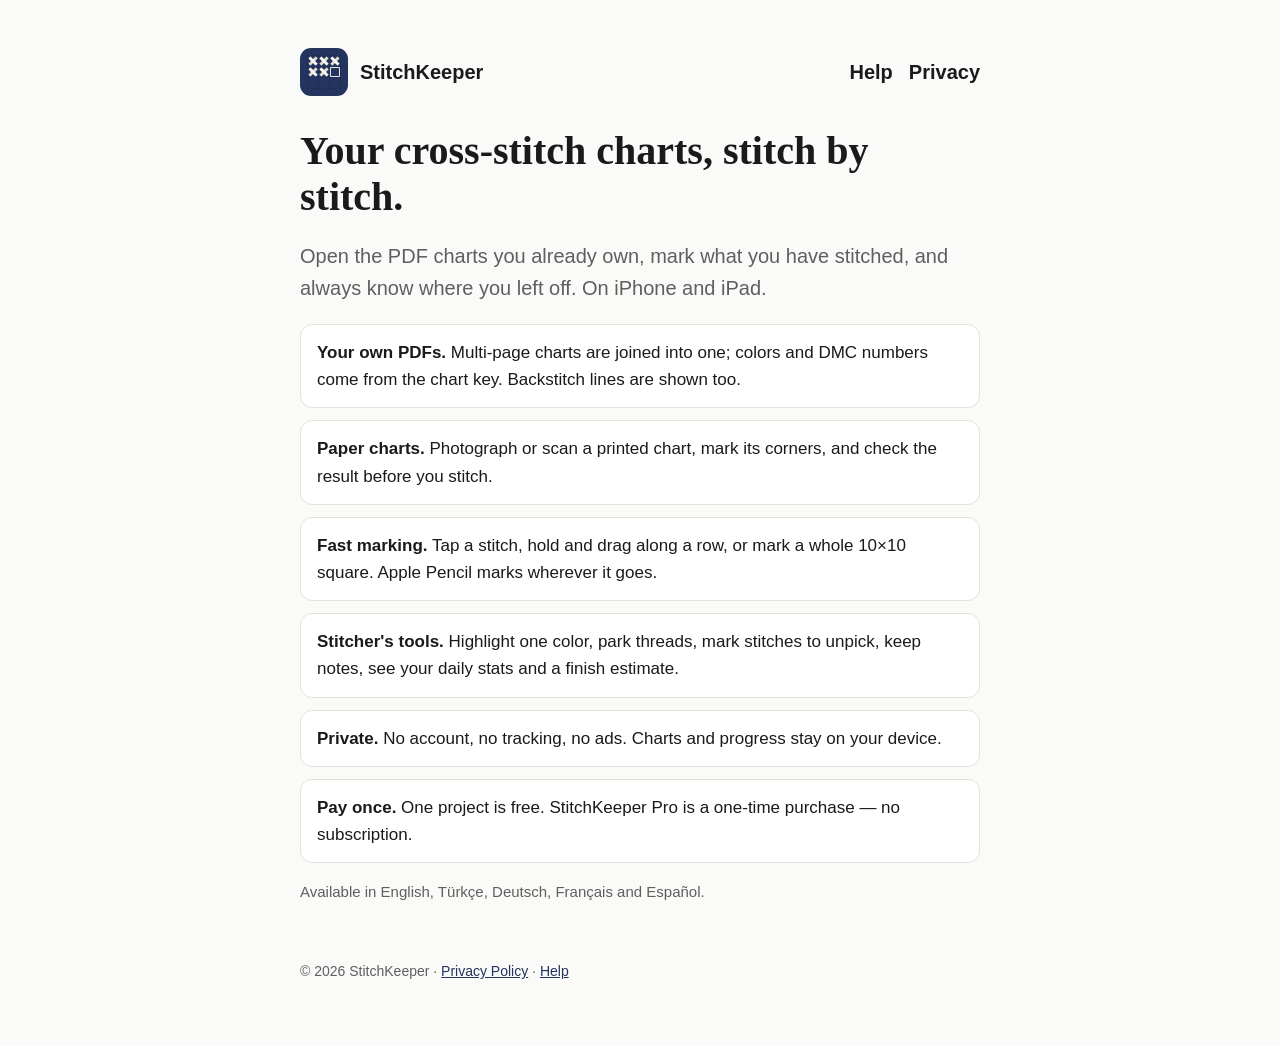
<file: index.html>
<!doctype html>
<html lang="en">
<head>
<meta charset="utf-8">
<meta name="viewport" content="width=device-width, initial-scale=1">
<title>StitchKeeper — cross-stitch chart tracker</title>
<meta name="description" content="Open the cross-stitch PDF charts you already own, mark your stitches on iPhone and iPad, and keep everything on your device. One-time purchase, no subscription.">
<link rel="icon" href="icon.png">
<link rel="stylesheet" href="style.css">
</head>
<body>
<main>
  <header class="site">
    <img src="icon.png" alt="">
    <a href="./">StitchKeeper</a>
    <nav><a href="support/">Help</a><a href="privacy/">Privacy</a></nav>
  </header>

  <h1>Your cross-stitch charts, stitch by stitch.</h1>
  <p class="lead">Open the PDF charts you already own, mark what you have stitched, and always know where you left off. On iPhone and iPad.</p>

  <ul class="features">
    <li><strong>Your own PDFs.</strong> Multi-page charts are joined into one; colors and DMC numbers come from the chart key. Backstitch lines are shown too.</li>
    <li><strong>Paper charts.</strong> Photograph or scan a printed chart, mark its corners, and check the result before you stitch.</li>
    <li><strong>Fast marking.</strong> Tap a stitch, hold and drag along a row, or mark a whole 10×10 square. Apple Pencil marks wherever it goes.</li>
    <li><strong>Stitcher's tools.</strong> Highlight one color, park threads, mark stitches to unpick, keep notes, see your daily stats and a finish estimate.</li>
    <li><strong>Private.</strong> No account, no tracking, no ads. Charts and progress stay on your device.</li>
    <li><strong>Pay once.</strong> One project is free. StitchKeeper Pro is a one-time purchase — no subscription.</li>
  </ul>

  <p class="muted">Available in English, Türkçe, Deutsch, Français and Español.</p>

  <footer>© 2026 StitchKeeper · <a href="privacy/">Privacy Policy</a> · <a href="support/">Help</a></footer>
</main>
</body>
</html>
</file>
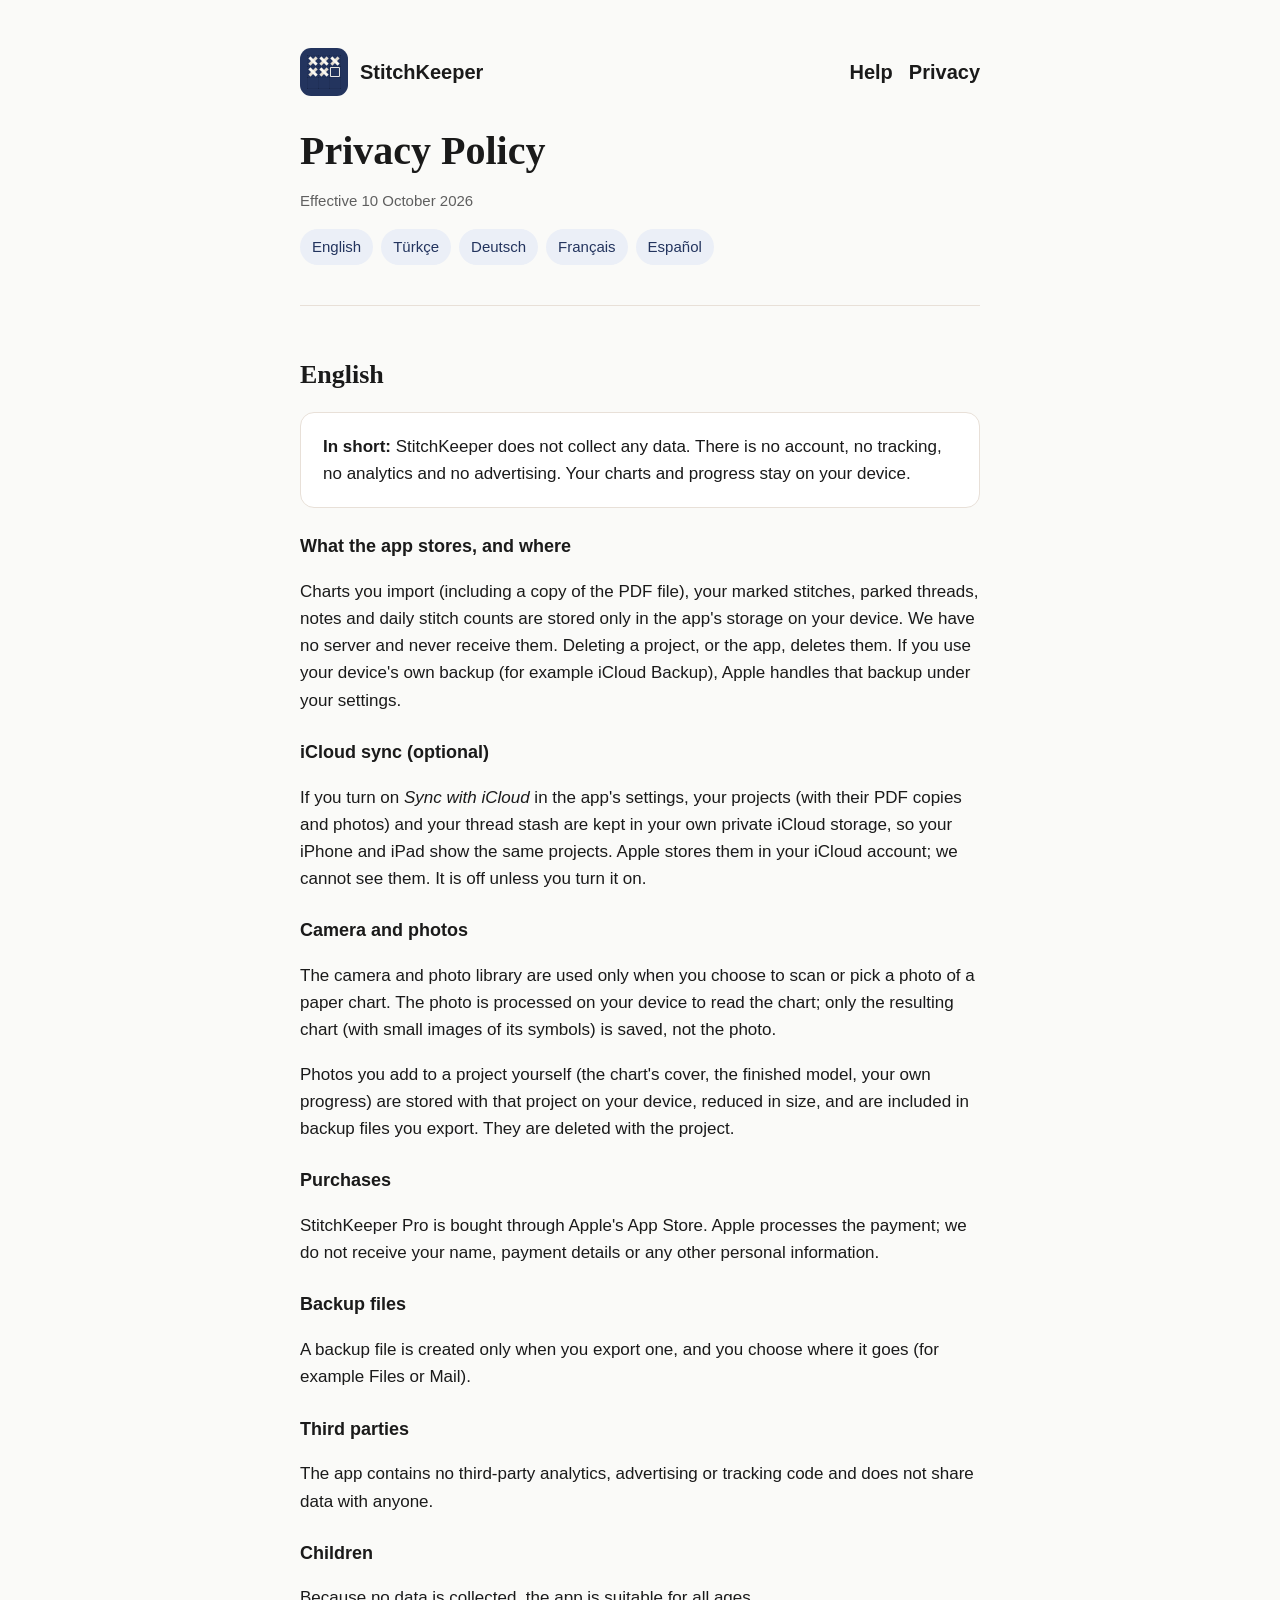
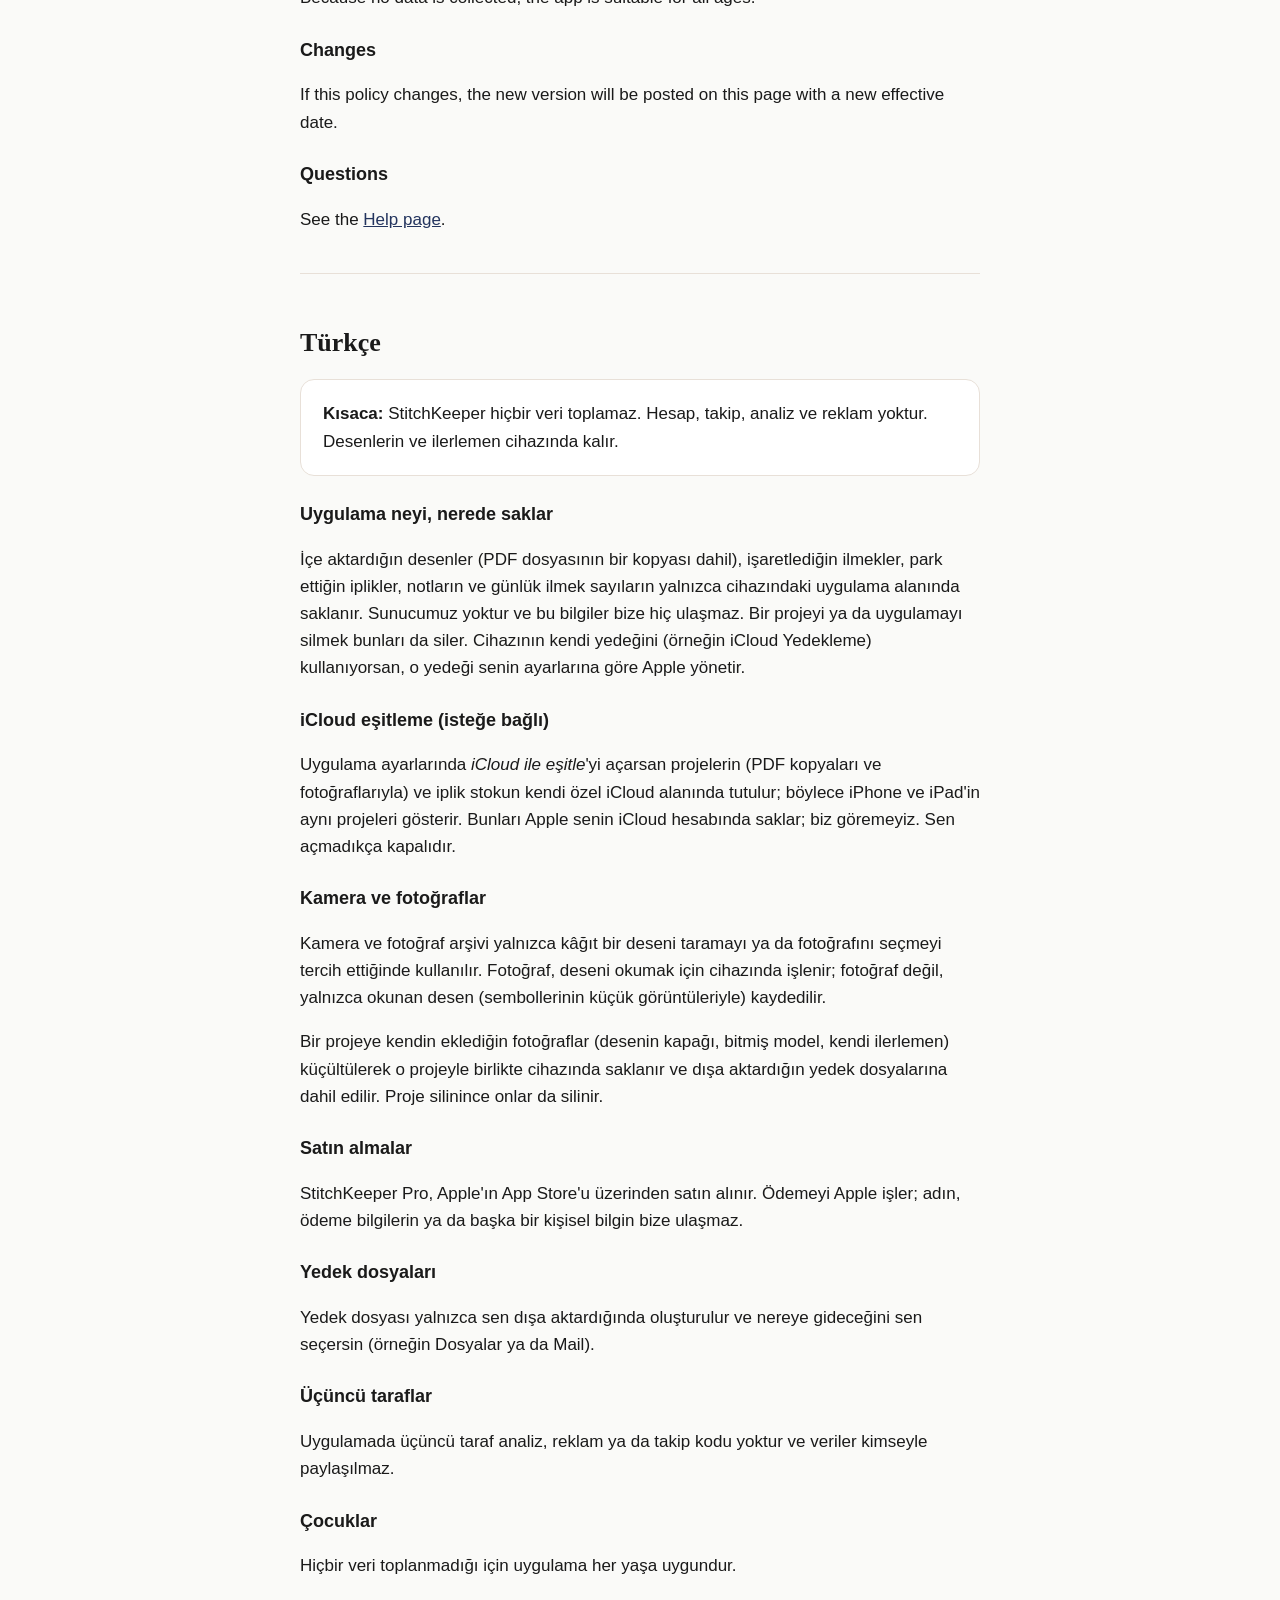
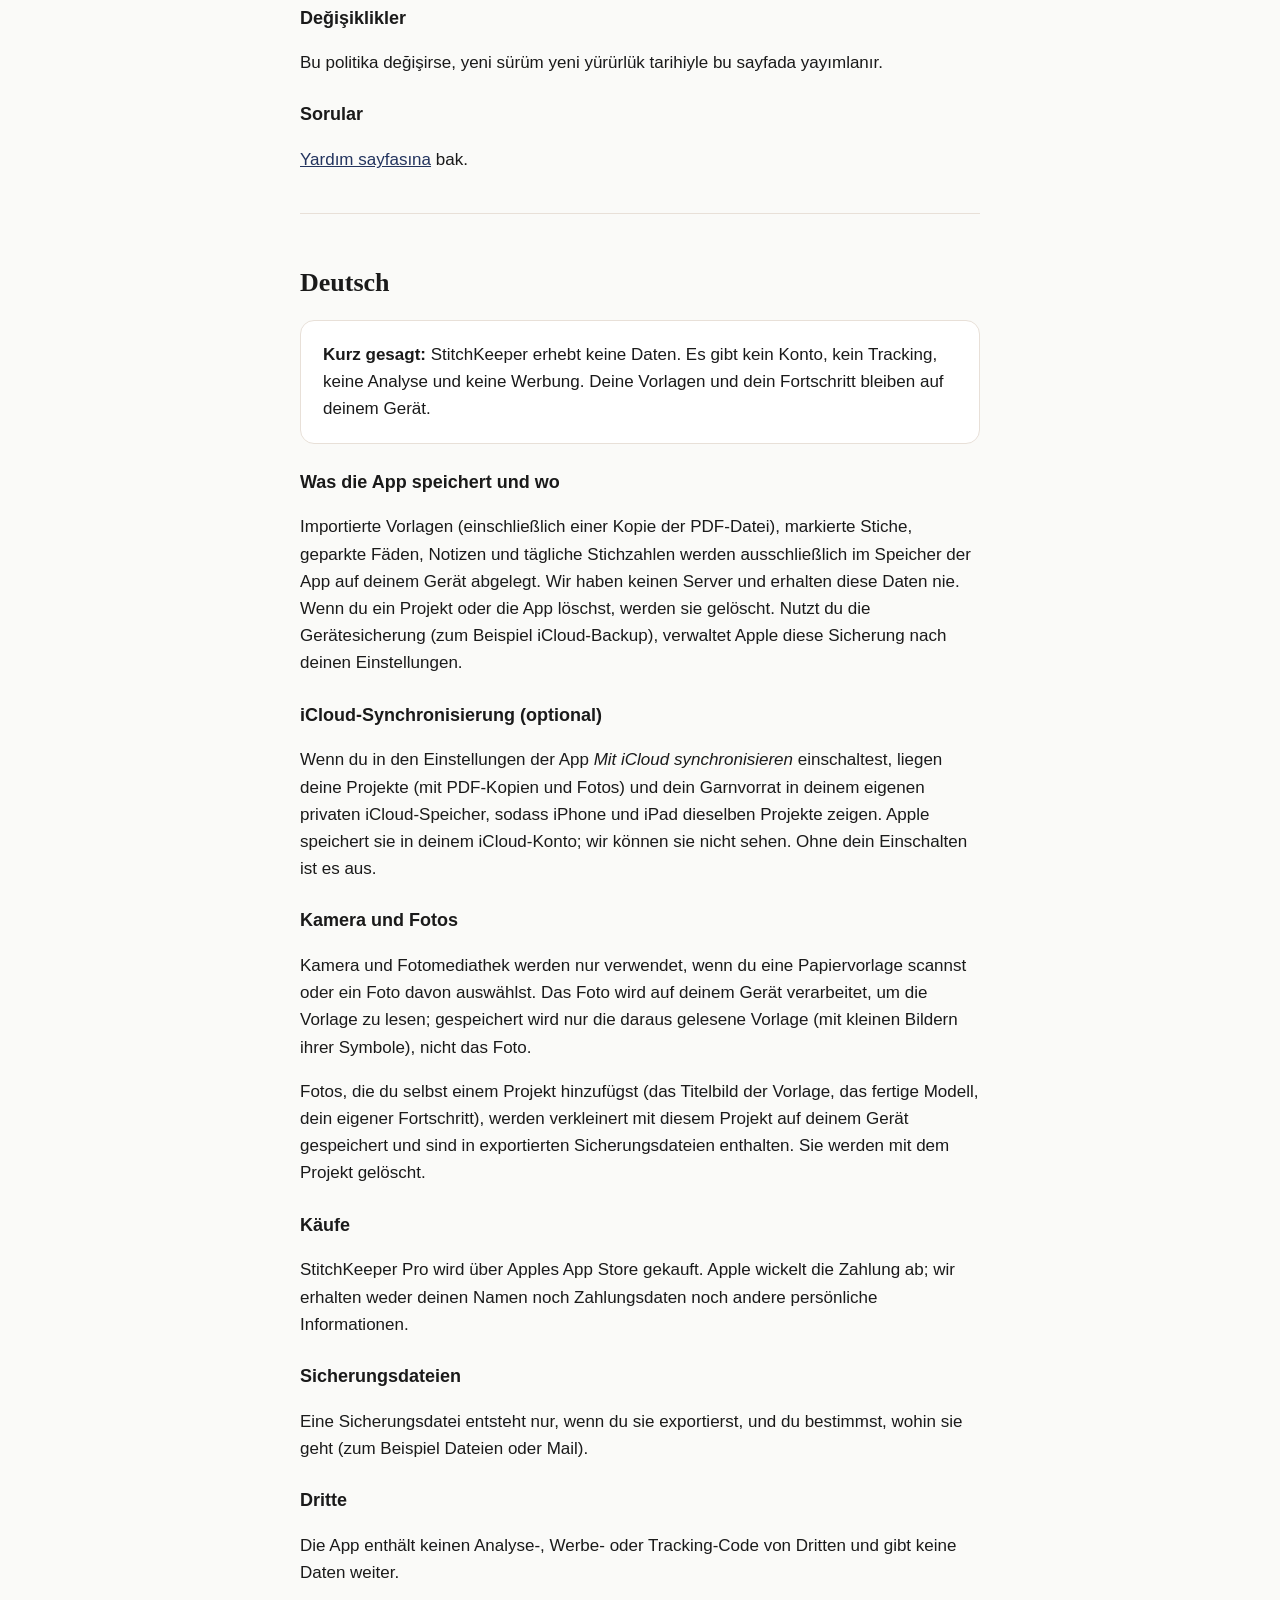
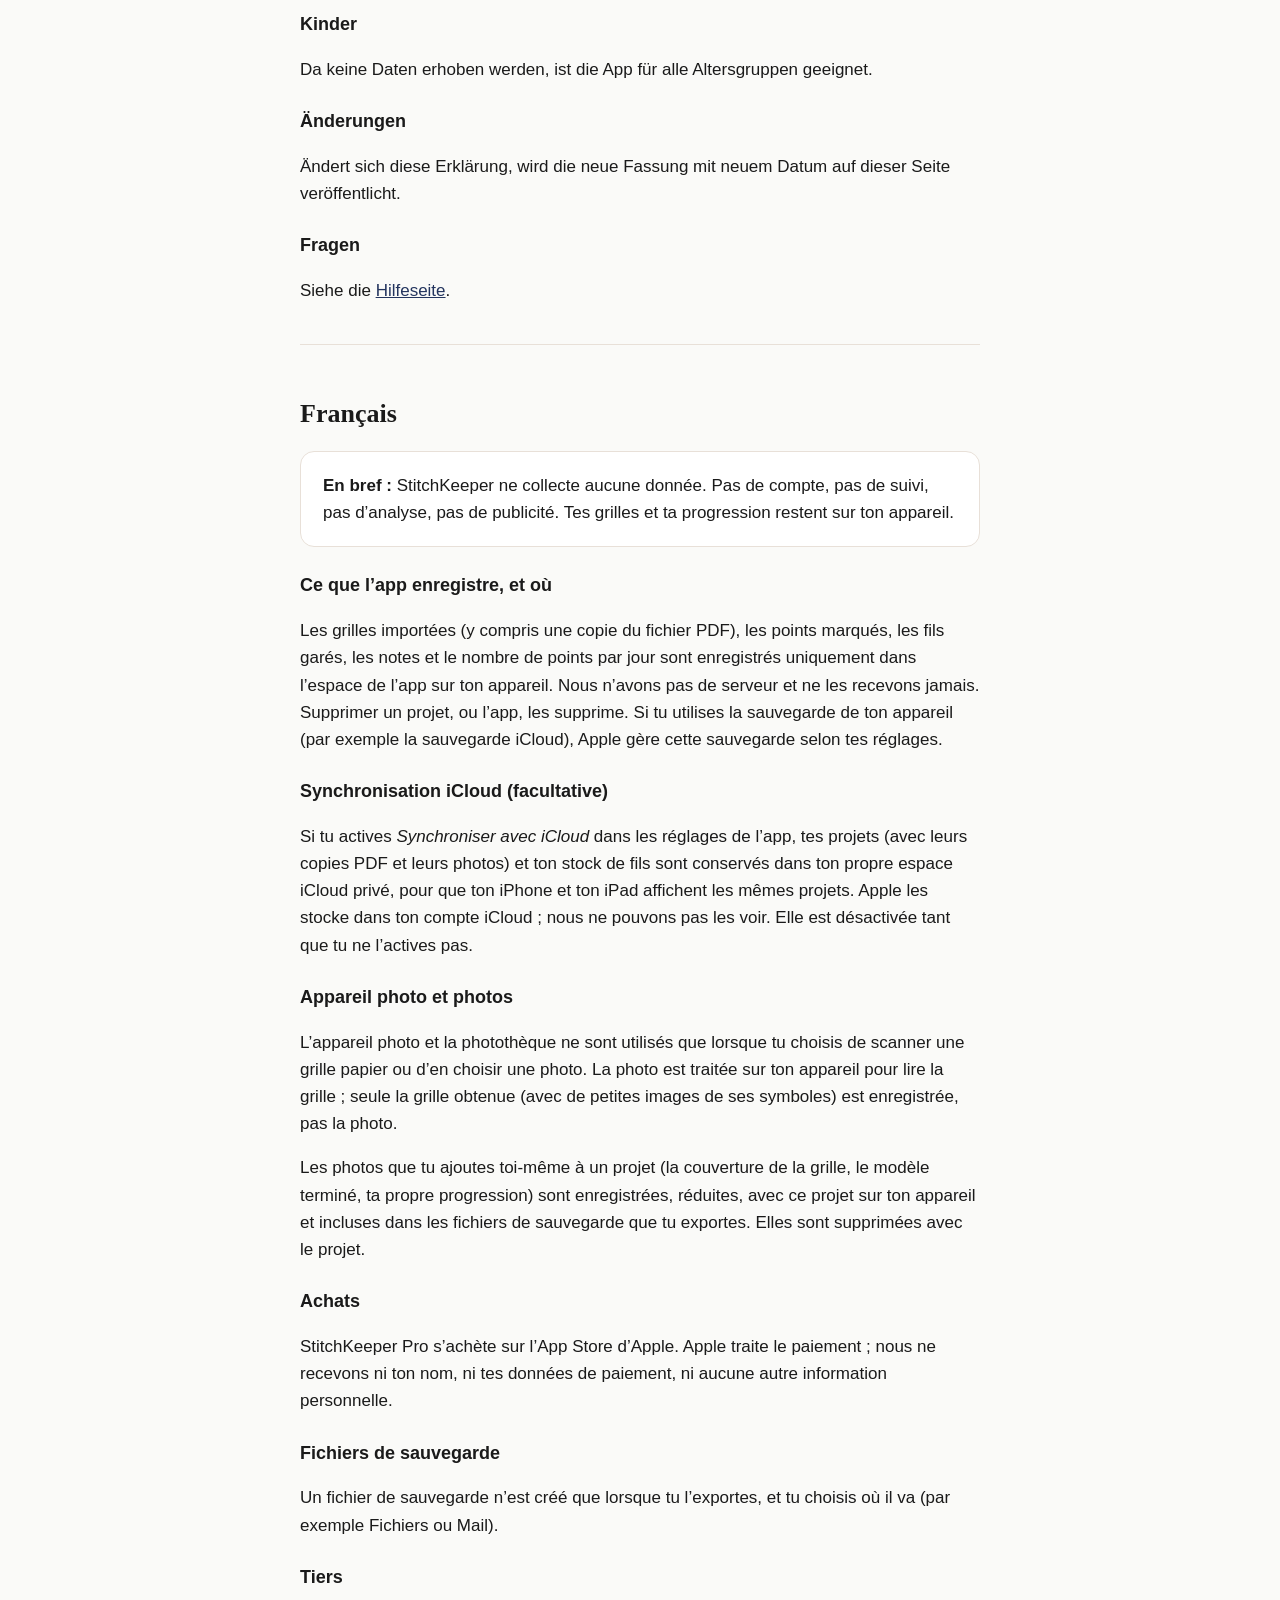
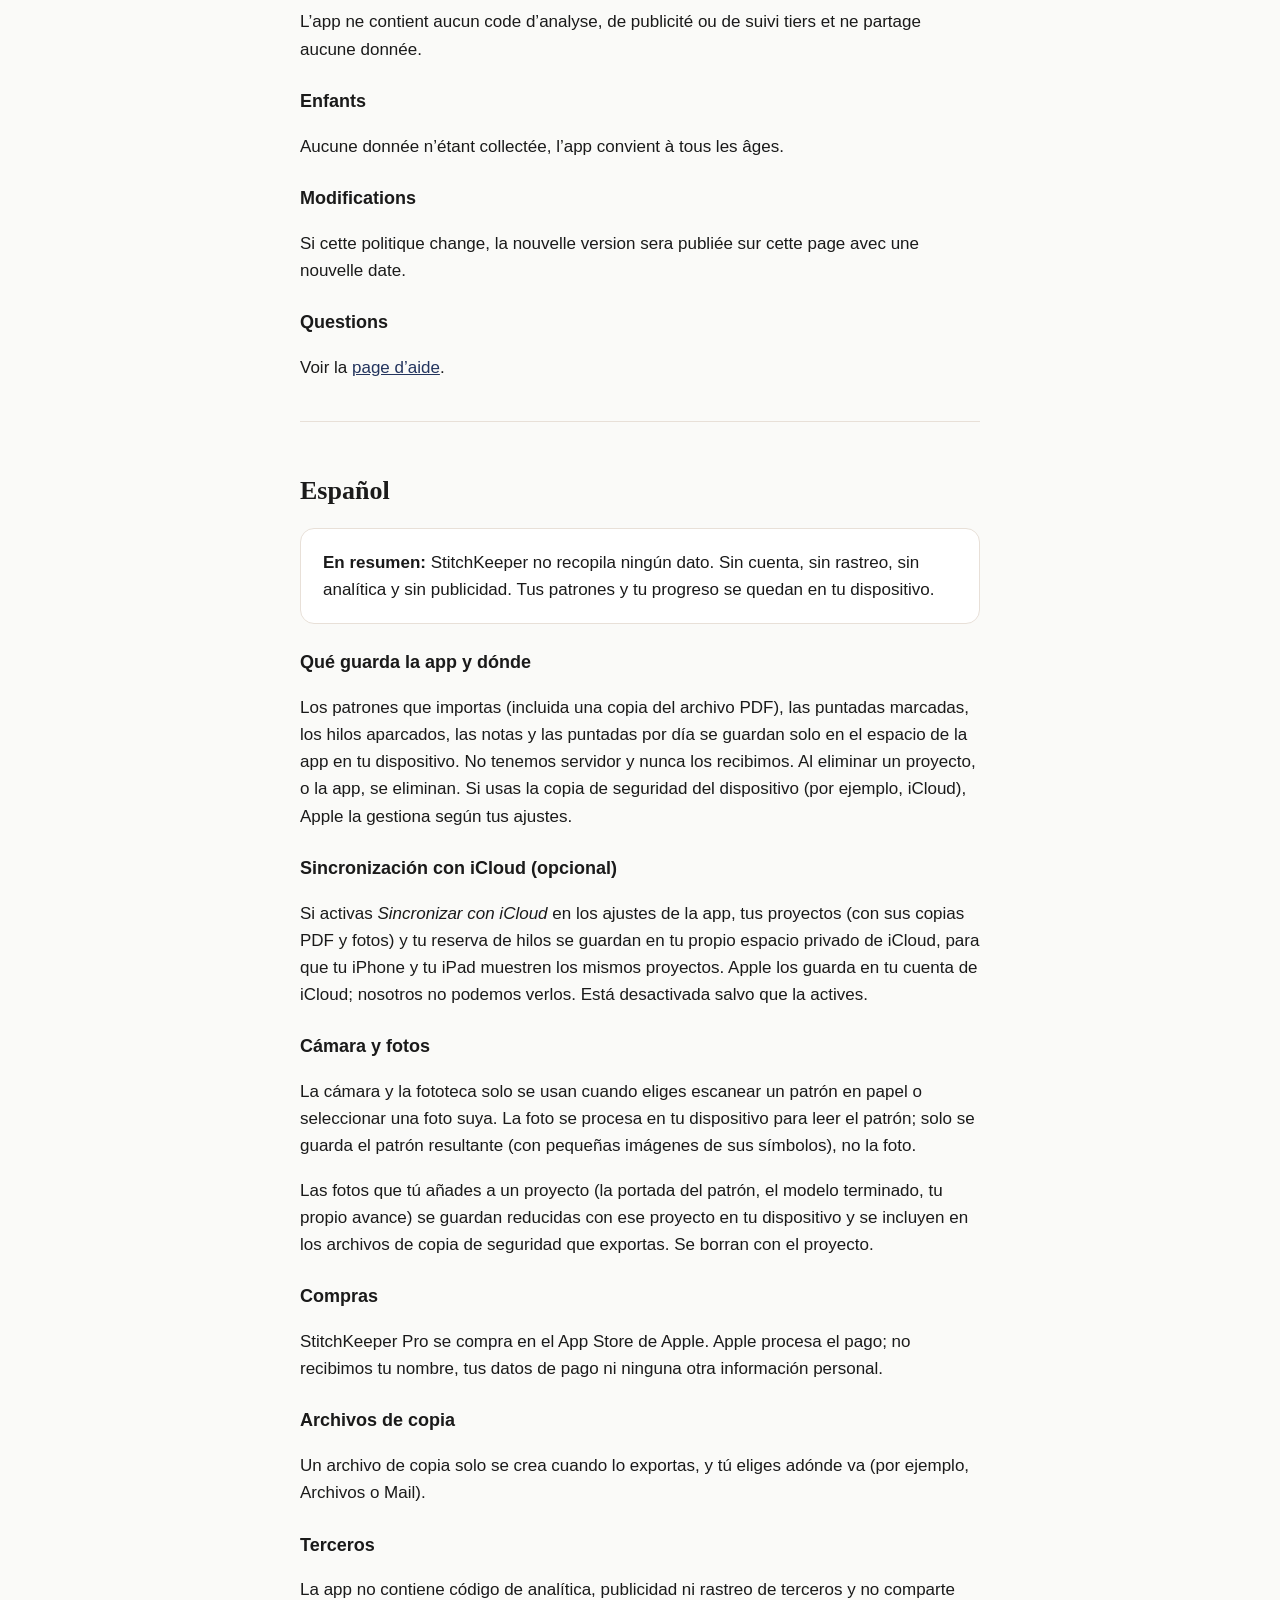
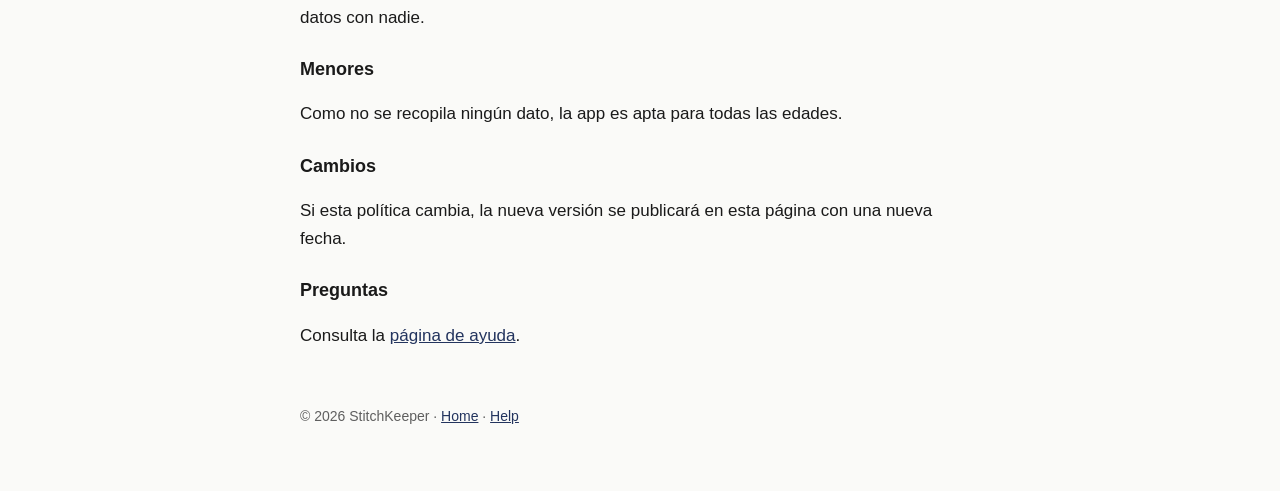
<file: privacy/index.html>
<!doctype html>
<html lang="en">
<head>
<meta charset="utf-8">
<meta name="viewport" content="width=device-width, initial-scale=1">
<title>StitchKeeper Privacy Policy</title>
<link rel="icon" href="../icon.png">
<link rel="stylesheet" href="../style.css">
</head>
<body>
<main>
  <header class="site">
    <img src="../icon.png" alt="">
    <a href="../">StitchKeeper</a>
    <nav><a href="../support/">Help</a><a href="./">Privacy</a></nav>
  </header>

  <h1>Privacy Policy</h1>
  <p class="muted">Effective 10 October 2026</p>
  <div class="langs">
    <a href="#en">English</a><a href="#tr">Türkçe</a><a href="#de">Deutsch</a><a href="#fr">Français</a><a href="#es">Español</a>
  </div>

  <section class="lang" id="en" lang="en">
    <h2>English</h2>
    <div class="card"><strong>In short:</strong> StitchKeeper does not collect any data. There is no account, no tracking, no analytics and no advertising. Your charts and progress stay on your device.</div>
    <h3>What the app stores, and where</h3>
    <p>Charts you import (including a copy of the PDF file), your marked stitches, parked threads, notes and daily stitch counts are stored only in the app's storage on your device. We have no server and never receive them. Deleting a project, or the app, deletes them. If you use your device's own backup (for example iCloud Backup), Apple handles that backup under your settings.</p>
    <h3>iCloud sync (optional)</h3>
    <p>If you turn on <em>Sync with iCloud</em> in the app's settings, your projects (with their PDF copies and photos) and your thread stash are kept in your own private iCloud storage, so your iPhone and iPad show the same projects. Apple stores them in your iCloud account; we cannot see them. It is off unless you turn it on.</p>
    <h3>Camera and photos</h3>
    <p>The camera and photo library are used only when you choose to scan or pick a photo of a paper chart. The photo is processed on your device to read the chart; only the resulting chart (with small images of its symbols) is saved, not the photo.</p>
    <p>Photos you add to a project yourself (the chart's cover, the finished model, your own progress) are stored with that project on your device, reduced in size, and are included in backup files you export. They are deleted with the project.</p>
    <h3>Purchases</h3>
    <p>StitchKeeper Pro is bought through Apple's App Store. Apple processes the payment; we do not receive your name, payment details or any other personal information.</p>
    <h3>Backup files</h3>
    <p>A backup file is created only when you export one, and you choose where it goes (for example Files or Mail).</p>
    <h3>Third parties</h3>
    <p>The app contains no third-party analytics, advertising or tracking code and does not share data with anyone.</p>
    <h3>Children</h3>
    <p>Because no data is collected, the app is suitable for all ages.</p>
    <h3>Changes</h3>
    <p>If this policy changes, the new version will be posted on this page with a new effective date.</p>
    <h3>Questions</h3>
    <p>See the <a href="../support/">Help page</a>.</p>
  </section>

  <section class="lang" id="tr" lang="tr">
    <h2>Türkçe</h2>
    <div class="card"><strong>Kısaca:</strong> StitchKeeper hiçbir veri toplamaz. Hesap, takip, analiz ve reklam yoktur. Desenlerin ve ilerlemen cihazında kalır.</div>
    <h3>Uygulama neyi, nerede saklar</h3>
    <p>İçe aktardığın desenler (PDF dosyasının bir kopyası dahil), işaretlediğin ilmekler, park ettiğin iplikler, notların ve günlük ilmek sayıların yalnızca cihazındaki uygulama alanında saklanır. Sunucumuz yoktur ve bu bilgiler bize hiç ulaşmaz. Bir projeyi ya da uygulamayı silmek bunları da siler. Cihazının kendi yedeğini (örneğin iCloud Yedekleme) kullanıyorsan, o yedeği senin ayarlarına göre Apple yönetir.</p>
    <h3>iCloud eşitleme (isteğe bağlı)</h3>
    <p>Uygulama ayarlarında <em>iCloud ile eşitle</em>'yi açarsan projelerin (PDF kopyaları ve fotoğraflarıyla) ve iplik stokun kendi özel iCloud alanında tutulur; böylece iPhone ve iPad'in aynı projeleri gösterir. Bunları Apple senin iCloud hesabında saklar; biz göremeyiz. Sen açmadıkça kapalıdır.</p>
    <h3>Kamera ve fotoğraflar</h3>
    <p>Kamera ve fotoğraf arşivi yalnızca kâğıt bir deseni taramayı ya da fotoğrafını seçmeyi tercih ettiğinde kullanılır. Fotoğraf, deseni okumak için cihazında işlenir; fotoğraf değil, yalnızca okunan desen (sembollerinin küçük görüntüleriyle) kaydedilir.</p>
    <p>Bir projeye kendin eklediğin fotoğraflar (desenin kapağı, bitmiş model, kendi ilerlemen) küçültülerek o projeyle birlikte cihazında saklanır ve dışa aktardığın yedek dosyalarına dahil edilir. Proje silinince onlar da silinir.</p>
    <h3>Satın almalar</h3>
    <p>StitchKeeper Pro, Apple'ın App Store'u üzerinden satın alınır. Ödemeyi Apple işler; adın, ödeme bilgilerin ya da başka bir kişisel bilgin bize ulaşmaz.</p>
    <h3>Yedek dosyaları</h3>
    <p>Yedek dosyası yalnızca sen dışa aktardığında oluşturulur ve nereye gideceğini sen seçersin (örneğin Dosyalar ya da Mail).</p>
    <h3>Üçüncü taraflar</h3>
    <p>Uygulamada üçüncü taraf analiz, reklam ya da takip kodu yoktur ve veriler kimseyle paylaşılmaz.</p>
    <h3>Çocuklar</h3>
    <p>Hiçbir veri toplanmadığı için uygulama her yaşa uygundur.</p>
    <h3>Değişiklikler</h3>
    <p>Bu politika değişirse, yeni sürüm yeni yürürlük tarihiyle bu sayfada yayımlanır.</p>
    <h3>Sorular</h3>
    <p><a href="../support/">Yardım sayfasına</a> bak.</p>
  </section>

  <section class="lang" id="de" lang="de">
    <h2>Deutsch</h2>
    <div class="card"><strong>Kurz gesagt:</strong> StitchKeeper erhebt keine Daten. Es gibt kein Konto, kein Tracking, keine Analyse und keine Werbung. Deine Vorlagen und dein Fortschritt bleiben auf deinem Gerät.</div>
    <h3>Was die App speichert und wo</h3>
    <p>Importierte Vorlagen (einschließlich einer Kopie der PDF-Datei), markierte Stiche, geparkte Fäden, Notizen und tägliche Stichzahlen werden ausschließlich im Speicher der App auf deinem Gerät abgelegt. Wir haben keinen Server und erhalten diese Daten nie. Wenn du ein Projekt oder die App löschst, werden sie gelöscht. Nutzt du die Gerätesicherung (zum Beispiel iCloud-Backup), verwaltet Apple diese Sicherung nach deinen Einstellungen.</p>
    <h3>iCloud-Synchronisierung (optional)</h3>
    <p>Wenn du in den Einstellungen der App <em>Mit iCloud synchronisieren</em> einschaltest, liegen deine Projekte (mit PDF-Kopien und Fotos) und dein Garnvorrat in deinem eigenen privaten iCloud-Speicher, sodass iPhone und iPad dieselben Projekte zeigen. Apple speichert sie in deinem iCloud-Konto; wir können sie nicht sehen. Ohne dein Einschalten ist es aus.</p>
    <h3>Kamera und Fotos</h3>
    <p>Kamera und Fotomediathek werden nur verwendet, wenn du eine Papiervorlage scannst oder ein Foto davon auswählst. Das Foto wird auf deinem Gerät verarbeitet, um die Vorlage zu lesen; gespeichert wird nur die daraus gelesene Vorlage (mit kleinen Bildern ihrer Symbole), nicht das Foto.</p>
    <p>Fotos, die du selbst einem Projekt hinzufügst (das Titelbild der Vorlage, das fertige Modell, dein eigener Fortschritt), werden verkleinert mit diesem Projekt auf deinem Gerät gespeichert und sind in exportierten Sicherungsdateien enthalten. Sie werden mit dem Projekt gelöscht.</p>
    <h3>Käufe</h3>
    <p>StitchKeeper Pro wird über Apples App Store gekauft. Apple wickelt die Zahlung ab; wir erhalten weder deinen Namen noch Zahlungsdaten noch andere persönliche Informationen.</p>
    <h3>Sicherungsdateien</h3>
    <p>Eine Sicherungsdatei entsteht nur, wenn du sie exportierst, und du bestimmst, wohin sie geht (zum Beispiel Dateien oder Mail).</p>
    <h3>Dritte</h3>
    <p>Die App enthält keinen Analyse-, Werbe- oder Tracking-Code von Dritten und gibt keine Daten weiter.</p>
    <h3>Kinder</h3>
    <p>Da keine Daten erhoben werden, ist die App für alle Altersgruppen geeignet.</p>
    <h3>Änderungen</h3>
    <p>Ändert sich diese Erklärung, wird die neue Fassung mit neuem Datum auf dieser Seite veröffentlicht.</p>
    <h3>Fragen</h3>
    <p>Siehe die <a href="../support/">Hilfeseite</a>.</p>
  </section>

  <section class="lang" id="fr" lang="fr">
    <h2>Français</h2>
    <div class="card"><strong>En bref :</strong> StitchKeeper ne collecte aucune donnée. Pas de compte, pas de suivi, pas d’analyse, pas de publicité. Tes grilles et ta progression restent sur ton appareil.</div>
    <h3>Ce que l’app enregistre, et où</h3>
    <p>Les grilles importées (y compris une copie du fichier PDF), les points marqués, les fils garés, les notes et le nombre de points par jour sont enregistrés uniquement dans l’espace de l’app sur ton appareil. Nous n’avons pas de serveur et ne les recevons jamais. Supprimer un projet, ou l’app, les supprime. Si tu utilises la sauvegarde de ton appareil (par exemple la sauvegarde iCloud), Apple gère cette sauvegarde selon tes réglages.</p>
    <h3>Synchronisation iCloud (facultative)</h3>
    <p>Si tu actives <em>Synchroniser avec iCloud</em> dans les réglages de l’app, tes projets (avec leurs copies PDF et leurs photos) et ton stock de fils sont conservés dans ton propre espace iCloud privé, pour que ton iPhone et ton iPad affichent les mêmes projets. Apple les stocke dans ton compte iCloud ; nous ne pouvons pas les voir. Elle est désactivée tant que tu ne l’actives pas.</p>
    <h3>Appareil photo et photos</h3>
    <p>L’appareil photo et la photothèque ne sont utilisés que lorsque tu choisis de scanner une grille papier ou d’en choisir une photo. La photo est traitée sur ton appareil pour lire la grille ; seule la grille obtenue (avec de petites images de ses symboles) est enregistrée, pas la photo.</p>
    <p>Les photos que tu ajoutes toi-même à un projet (la couverture de la grille, le modèle terminé, ta propre progression) sont enregistrées, réduites, avec ce projet sur ton appareil et incluses dans les fichiers de sauvegarde que tu exportes. Elles sont supprimées avec le projet.</p>
    <h3>Achats</h3>
    <p>StitchKeeper Pro s’achète sur l’App Store d’Apple. Apple traite le paiement ; nous ne recevons ni ton nom, ni tes données de paiement, ni aucune autre information personnelle.</p>
    <h3>Fichiers de sauvegarde</h3>
    <p>Un fichier de sauvegarde n’est créé que lorsque tu l’exportes, et tu choisis où il va (par exemple Fichiers ou Mail).</p>
    <h3>Tiers</h3>
    <p>L’app ne contient aucun code d’analyse, de publicité ou de suivi tiers et ne partage aucune donnée.</p>
    <h3>Enfants</h3>
    <p>Aucune donnée n’étant collectée, l’app convient à tous les âges.</p>
    <h3>Modifications</h3>
    <p>Si cette politique change, la nouvelle version sera publiée sur cette page avec une nouvelle date.</p>
    <h3>Questions</h3>
    <p>Voir la <a href="../support/">page d’aide</a>.</p>
  </section>

  <section class="lang" id="es" lang="es">
    <h2>Español</h2>
    <div class="card"><strong>En resumen:</strong> StitchKeeper no recopila ningún dato. Sin cuenta, sin rastreo, sin analítica y sin publicidad. Tus patrones y tu progreso se quedan en tu dispositivo.</div>
    <h3>Qué guarda la app y dónde</h3>
    <p>Los patrones que importas (incluida una copia del archivo PDF), las puntadas marcadas, los hilos aparcados, las notas y las puntadas por día se guardan solo en el espacio de la app en tu dispositivo. No tenemos servidor y nunca los recibimos. Al eliminar un proyecto, o la app, se eliminan. Si usas la copia de seguridad del dispositivo (por ejemplo, iCloud), Apple la gestiona según tus ajustes.</p>
    <h3>Sincronización con iCloud (opcional)</h3>
    <p>Si activas <em>Sincronizar con iCloud</em> en los ajustes de la app, tus proyectos (con sus copias PDF y fotos) y tu reserva de hilos se guardan en tu propio espacio privado de iCloud, para que tu iPhone y tu iPad muestren los mismos proyectos. Apple los guarda en tu cuenta de iCloud; nosotros no podemos verlos. Está desactivada salvo que la actives.</p>
    <h3>Cámara y fotos</h3>
    <p>La cámara y la fototeca solo se usan cuando eliges escanear un patrón en papel o seleccionar una foto suya. La foto se procesa en tu dispositivo para leer el patrón; solo se guarda el patrón resultante (con pequeñas imágenes de sus símbolos), no la foto.</p>
    <p>Las fotos que tú añades a un proyecto (la portada del patrón, el modelo terminado, tu propio avance) se guardan reducidas con ese proyecto en tu dispositivo y se incluyen en los archivos de copia de seguridad que exportas. Se borran con el proyecto.</p>
    <h3>Compras</h3>
    <p>StitchKeeper Pro se compra en el App Store de Apple. Apple procesa el pago; no recibimos tu nombre, tus datos de pago ni ninguna otra información personal.</p>
    <h3>Archivos de copia</h3>
    <p>Un archivo de copia solo se crea cuando lo exportas, y tú eliges adónde va (por ejemplo, Archivos o Mail).</p>
    <h3>Terceros</h3>
    <p>La app no contiene código de analítica, publicidad ni rastreo de terceros y no comparte datos con nadie.</p>
    <h3>Menores</h3>
    <p>Como no se recopila ningún dato, la app es apta para todas las edades.</p>
    <h3>Cambios</h3>
    <p>Si esta política cambia, la nueva versión se publicará en esta página con una nueva fecha.</p>
    <h3>Preguntas</h3>
    <p>Consulta la <a href="../support/">página de ayuda</a>.</p>
  </section>

  <footer>© 2026 StitchKeeper · <a href="../">Home</a> · <a href="../support/">Help</a></footer>
</main>
</body>
</html>
</file>
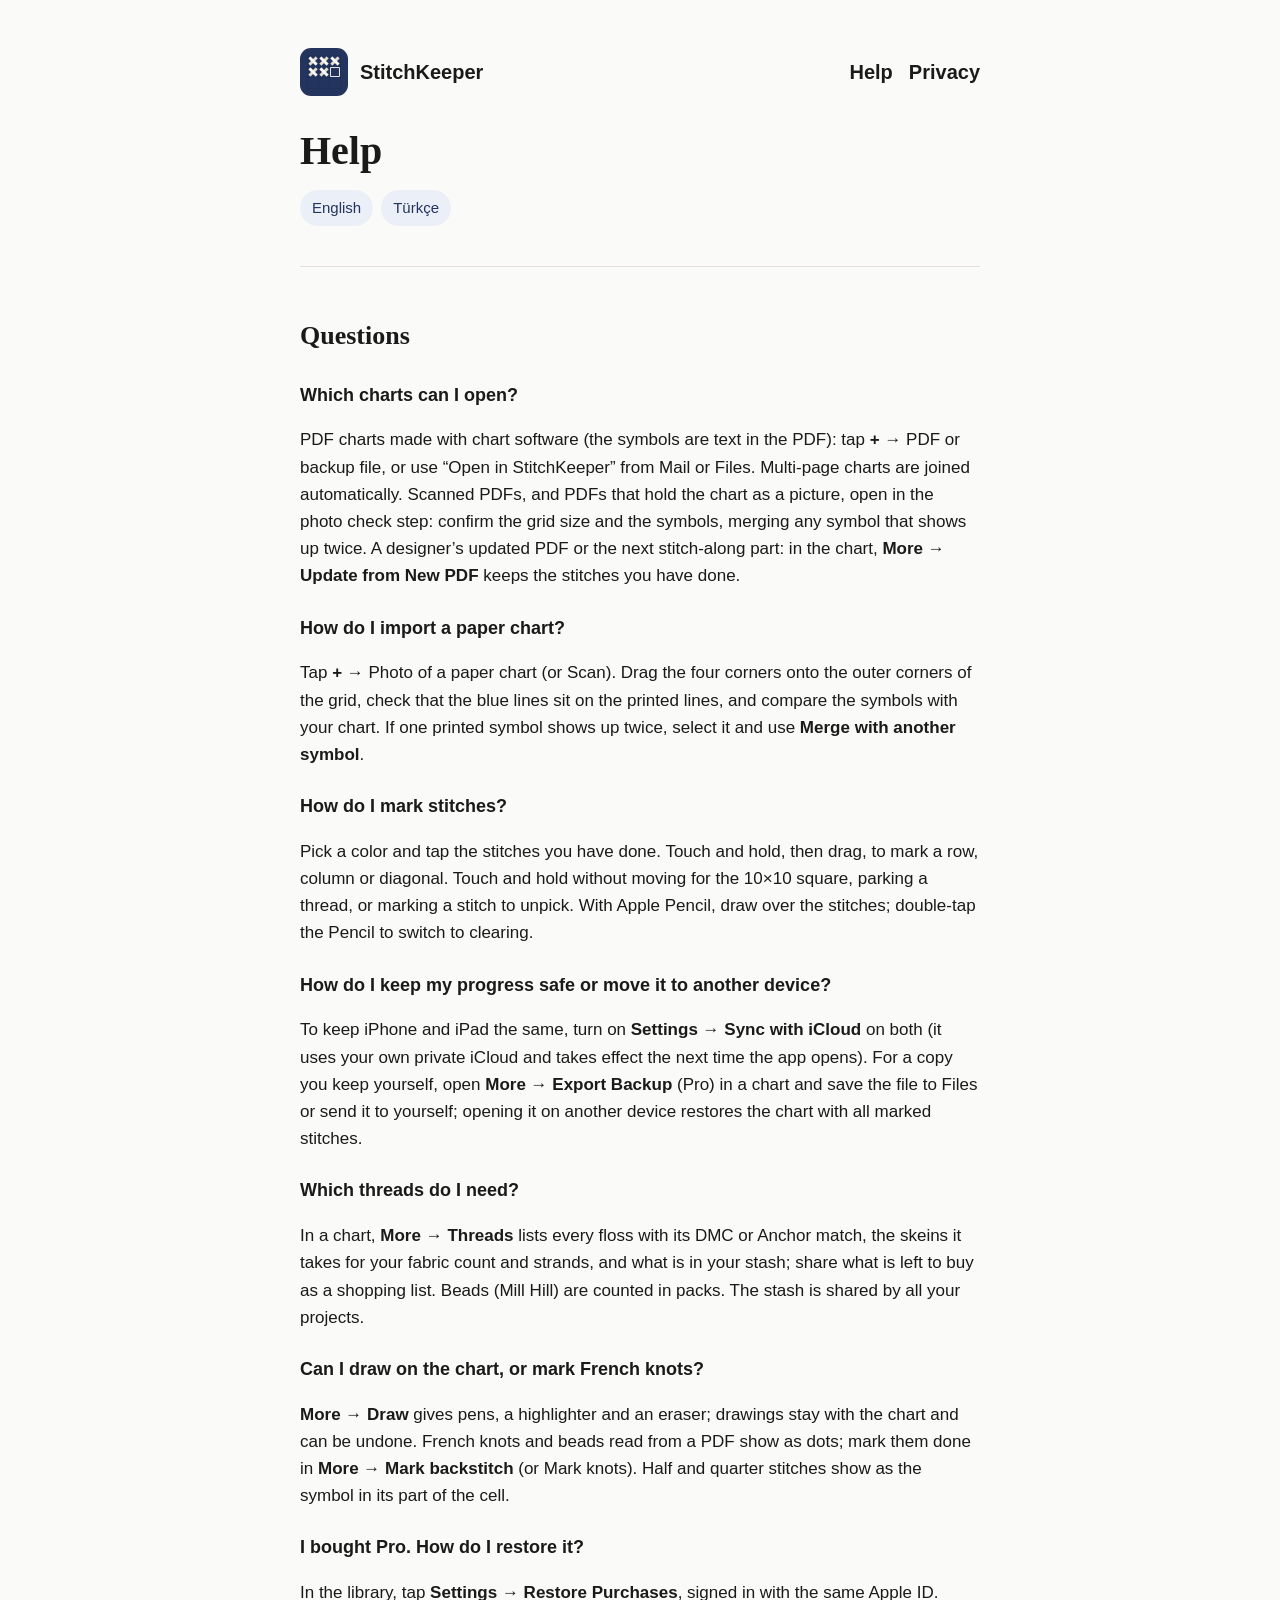
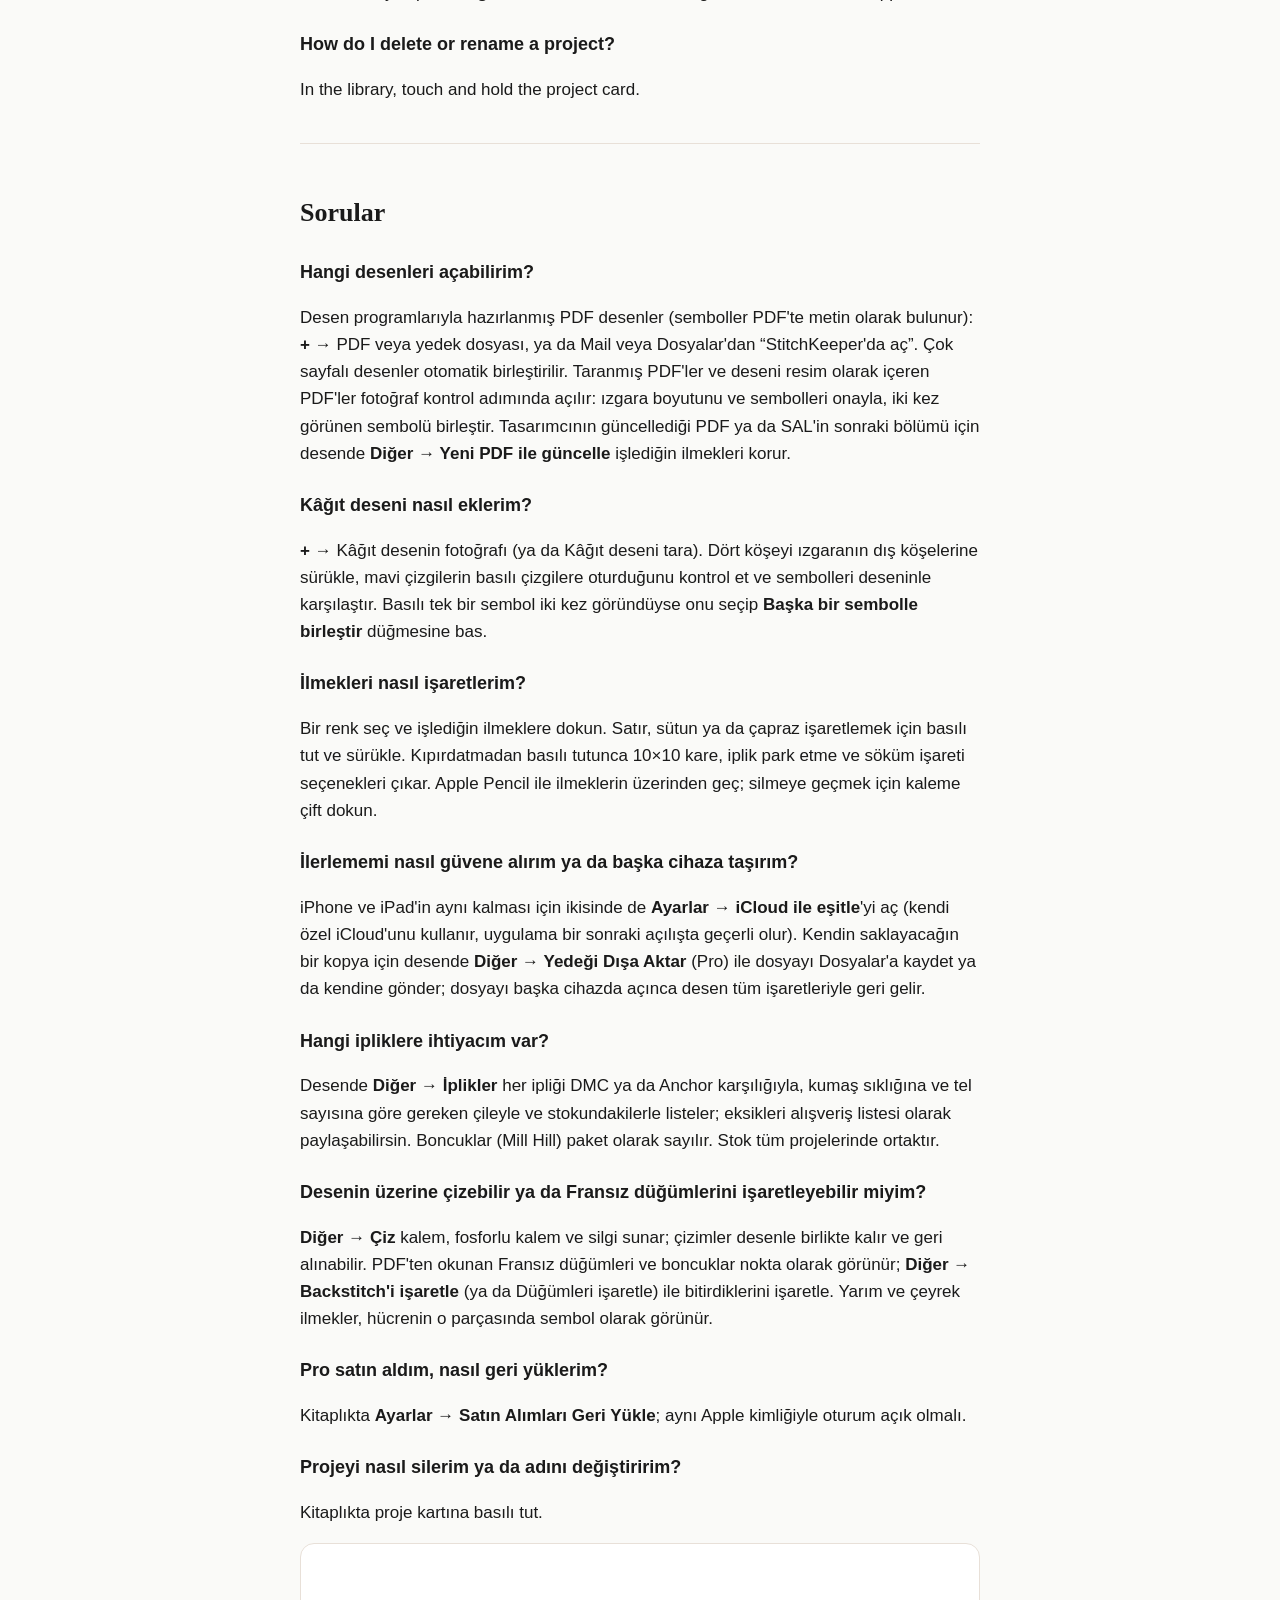
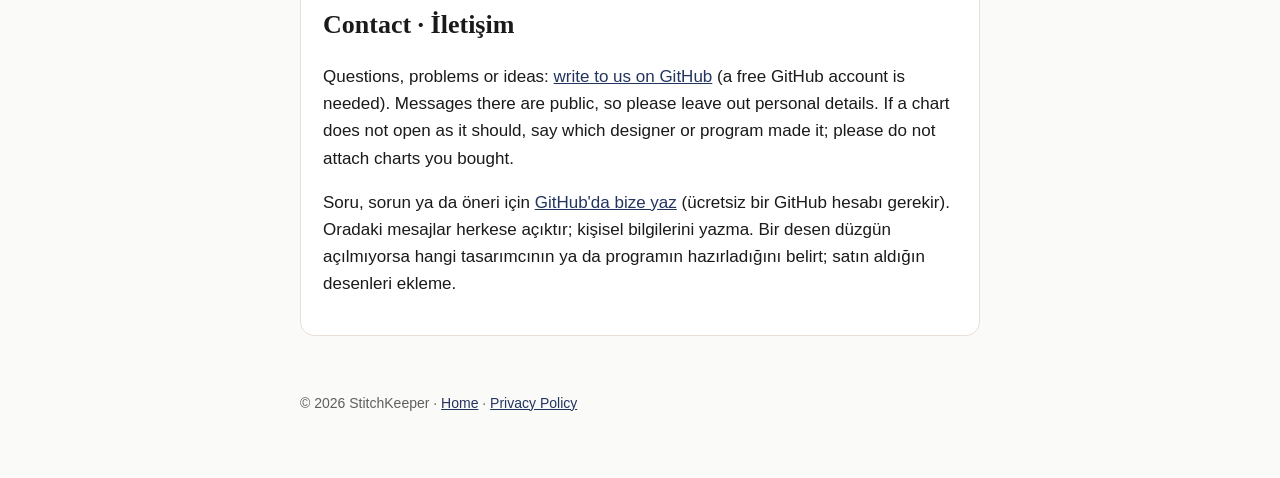
<file: support/index.html>
<!doctype html>
<html lang="en">
<head>
<meta charset="utf-8">
<meta name="viewport" content="width=device-width, initial-scale=1">
<title>StitchKeeper Help</title>
<link rel="icon" href="../icon.png">
<link rel="stylesheet" href="../style.css">
</head>
<body>
<main>
  <header class="site">
    <img src="../icon.png" alt="">
    <a href="../">StitchKeeper</a>
    <nav><a href="./">Help</a><a href="../privacy/">Privacy</a></nav>
  </header>

  <h1>Help</h1>
  <div class="langs"><a href="#en">English</a><a href="#tr">Türkçe</a></div>

  <section class="lang" id="en" lang="en">
    <h2>Questions</h2>
    <h3>Which charts can I open?</h3>
    <p>PDF charts made with chart software (the symbols are text in the PDF): tap <strong>+</strong> → PDF or backup file, or use “Open in StitchKeeper” from Mail or Files. Multi-page charts are joined automatically. Scanned PDFs, and PDFs that hold the chart as a picture, open in the photo check step: confirm the grid size and the symbols, merging any symbol that shows up twice. A designer’s updated PDF or the next stitch-along part: in the chart, <strong>More → Update from New PDF</strong> keeps the stitches you have done.</p>
    <h3>How do I import a paper chart?</h3>
    <p>Tap <strong>+</strong> → Photo of a paper chart (or Scan). Drag the four corners onto the outer corners of the grid, check that the blue lines sit on the printed lines, and compare the symbols with your chart. If one printed symbol shows up twice, select it and use <strong>Merge with another symbol</strong>.</p>
    <h3>How do I mark stitches?</h3>
    <p>Pick a color and tap the stitches you have done. Touch and hold, then drag, to mark a row, column or diagonal. Touch and hold without moving for the 10×10 square, parking a thread, or marking a stitch to unpick. With Apple Pencil, draw over the stitches; double-tap the Pencil to switch to clearing.</p>
    <h3>How do I keep my progress safe or move it to another device?</h3>
    <p>To keep iPhone and iPad the same, turn on <strong>Settings → Sync with iCloud</strong> on both (it uses your own private iCloud and takes effect the next time the app opens). For a copy you keep yourself, open <strong>More → Export Backup</strong> (Pro) in a chart and save the file to Files or send it to yourself; opening it on another device restores the chart with all marked stitches.</p>
    <h3>Which threads do I need?</h3>
    <p>In a chart, <strong>More → Threads</strong> lists every floss with its DMC or Anchor match, the skeins it takes for your fabric count and strands, and what is in your stash; share what is left to buy as a shopping list. Beads (Mill Hill) are counted in packs. The stash is shared by all your projects.</p>
    <h3>Can I draw on the chart, or mark French knots?</h3>
    <p><strong>More → Draw</strong> gives pens, a highlighter and an eraser; drawings stay with the chart and can be undone. French knots and beads read from a PDF show as dots; mark them done in <strong>More → Mark backstitch</strong> (or Mark knots). Half and quarter stitches show as the symbol in its part of the cell.</p>
    <h3>I bought Pro. How do I restore it?</h3>
    <p>In the library, tap <strong>Settings → Restore Purchases</strong>, signed in with the same Apple ID.</p>
    <h3>How do I delete or rename a project?</h3>
    <p>In the library, touch and hold the project card.</p>
  </section>

  <section class="lang" id="tr" lang="tr">
    <h2>Sorular</h2>
    <h3>Hangi desenleri açabilirim?</h3>
    <p>Desen programlarıyla hazırlanmış PDF desenler (semboller PDF'te metin olarak bulunur): <strong>+</strong> → PDF veya yedek dosyası, ya da Mail veya Dosyalar'dan “StitchKeeper'da aç”. Çok sayfalı desenler otomatik birleştirilir. Taranmış PDF'ler ve deseni resim olarak içeren PDF'ler fotoğraf kontrol adımında açılır: ızgara boyutunu ve sembolleri onayla, iki kez görünen sembolü birleştir. Tasarımcının güncellediği PDF ya da SAL'in sonraki bölümü için desende <strong>Diğer → Yeni PDF ile güncelle</strong> işlediğin ilmekleri korur.</p>
    <h3>Kâğıt deseni nasıl eklerim?</h3>
    <p><strong>+</strong> → Kâğıt desenin fotoğrafı (ya da Kâğıt deseni tara). Dört köşeyi ızgaranın dış köşelerine sürükle, mavi çizgilerin basılı çizgilere oturduğunu kontrol et ve sembolleri deseninle karşılaştır. Basılı tek bir sembol iki kez göründüyse onu seçip <strong>Başka bir sembolle birleştir</strong> düğmesine bas.</p>
    <h3>İlmekleri nasıl işaretlerim?</h3>
    <p>Bir renk seç ve işlediğin ilmeklere dokun. Satır, sütun ya da çapraz işaretlemek için basılı tut ve sürükle. Kıpırdatmadan basılı tutunca 10×10 kare, iplik park etme ve söküm işareti seçenekleri çıkar. Apple Pencil ile ilmeklerin üzerinden geç; silmeye geçmek için kaleme çift dokun.</p>
    <h3>İlerlememi nasıl güvene alırım ya da başka cihaza taşırım?</h3>
    <p>iPhone ve iPad'in aynı kalması için ikisinde de <strong>Ayarlar → iCloud ile eşitle</strong>'yi aç (kendi özel iCloud'unu kullanır, uygulama bir sonraki açılışta geçerli olur). Kendin saklayacağın bir kopya için desende <strong>Diğer → Yedeği Dışa Aktar</strong> (Pro) ile dosyayı Dosyalar'a kaydet ya da kendine gönder; dosyayı başka cihazda açınca desen tüm işaretleriyle geri gelir.</p>
    <h3>Hangi ipliklere ihtiyacım var?</h3>
    <p>Desende <strong>Diğer → İplikler</strong> her ipliği DMC ya da Anchor karşılığıyla, kumaş sıklığına ve tel sayısına göre gereken çileyle ve stokundakilerle listeler; eksikleri alışveriş listesi olarak paylaşabilirsin. Boncuklar (Mill Hill) paket olarak sayılır. Stok tüm projelerinde ortaktır.</p>
    <h3>Desenin üzerine çizebilir ya da Fransız düğümlerini işaretleyebilir miyim?</h3>
    <p><strong>Diğer → Çiz</strong> kalem, fosforlu kalem ve silgi sunar; çizimler desenle birlikte kalır ve geri alınabilir. PDF'ten okunan Fransız düğümleri ve boncuklar nokta olarak görünür; <strong>Diğer → Backstitch'i işaretle</strong> (ya da Düğümleri işaretle) ile bitirdiklerini işaretle. Yarım ve çeyrek ilmekler, hücrenin o parçasında sembol olarak görünür.</p>
    <h3>Pro satın aldım, nasıl geri yüklerim?</h3>
    <p>Kitaplıkta <strong>Ayarlar → Satın Alımları Geri Yükle</strong>; aynı Apple kimliğiyle oturum açık olmalı.</p>
    <h3>Projeyi nasıl silerim ya da adını değiştiririm?</h3>
    <p>Kitaplıkta proje kartına basılı tut.</p>
  </section>

  <section class="card" id="contact">
    <h2>Contact · İletişim</h2>
    <p lang="en">Questions, problems or ideas: <a href="https://github.com/stitchkeeper/stitchkeeper.github.io/issues/new">write to us on GitHub</a> (a free GitHub account is needed). Messages there are public, so please leave out personal details. If a chart does not open as it should, say which designer or program made it; please do not attach charts you bought.</p>
    <p lang="tr">Soru, sorun ya da öneri için <a href="https://github.com/stitchkeeper/stitchkeeper.github.io/issues/new">GitHub'da bize yaz</a> (ücretsiz bir GitHub hesabı gerekir). Oradaki mesajlar herkese açıktır; kişisel bilgilerini yazma. Bir desen düzgün açılmıyorsa hangi tasarımcının ya da programın hazırladığını belirt; satın aldığın desenleri ekleme.</p>
  </section>

  <footer>© 2026 StitchKeeper · <a href="../">Home</a> · <a href="../privacy/">Privacy Policy</a></footer>
</main>
</body>
</html>
</file>
<file: style.css>
:root {
  --bg: #FAFAF8; --surface: #FFFFFF; --text: #1A1A1A; --muted: #5F5F5F;
  --accent: #23345E; --accent-soft: #EBEFF7; --line: #E8E0D8;
  color-scheme: light dark;
}
@media (prefers-color-scheme: dark) {
  :root { --bg: #161514; --surface: #21201D; --text: #F6F4F0; --muted: #A6A098;
          --accent: #8FA6DB; --accent-soft: #1C2233; --line: #383530; }
}
* { box-sizing: border-box; }
body { margin: 0; background: var(--bg); color: var(--text);
       font: 17px/1.6 -apple-system, BlinkMacSystemFont, "Segoe UI", Roboto, sans-serif; }
main { max-width: 720px; margin: 0 auto; padding: 48px 20px 64px; }
header.site { display: flex; align-items: center; gap: 12px; margin-bottom: 32px; }
header.site img { width: 48px; height: 48px; border-radius: 11px; }
header.site a { color: var(--text); text-decoration: none; font-weight: 600; font-size: 20px; }
nav { margin-left: auto; display: flex; gap: 16px; font-size: 15px; }
nav a { color: var(--muted); text-decoration: none; }
nav a:hover { color: var(--accent); }
h1 { font-family: "New York", Georgia, serif; font-size: 40px; line-height: 1.15; margin: 0 0 12px; }
h2 { font-family: "New York", Georgia, serif; font-size: 26px; margin: 40px 0 8px; }
h3 { font-size: 18px; margin: 24px 0 4px; }
p, li { color: var(--text); }
.lead { font-size: 20px; color: var(--muted); }
.muted { color: var(--muted); font-size: 15px; }
a { color: var(--accent); }
.card { background: var(--surface); border: 1px solid var(--line); border-radius: 14px; padding: 20px 22px; margin: 16px 0; }
.features { list-style: none; padding: 0; display: grid; gap: 12px; }
.features li { background: var(--surface); border: 1px solid var(--line); border-radius: 12px; padding: 14px 16px; }
.langs { display: flex; flex-wrap: wrap; gap: 8px; margin: 16px 0 8px; }
.langs a { background: var(--accent-soft); padding: 6px 12px; border-radius: 999px; text-decoration: none; font-size: 15px; }
section.lang { border-top: 1px solid var(--line); margin-top: 40px; padding-top: 8px; }
footer { margin-top: 56px; font-size: 14px; color: var(--muted); }
</file>
